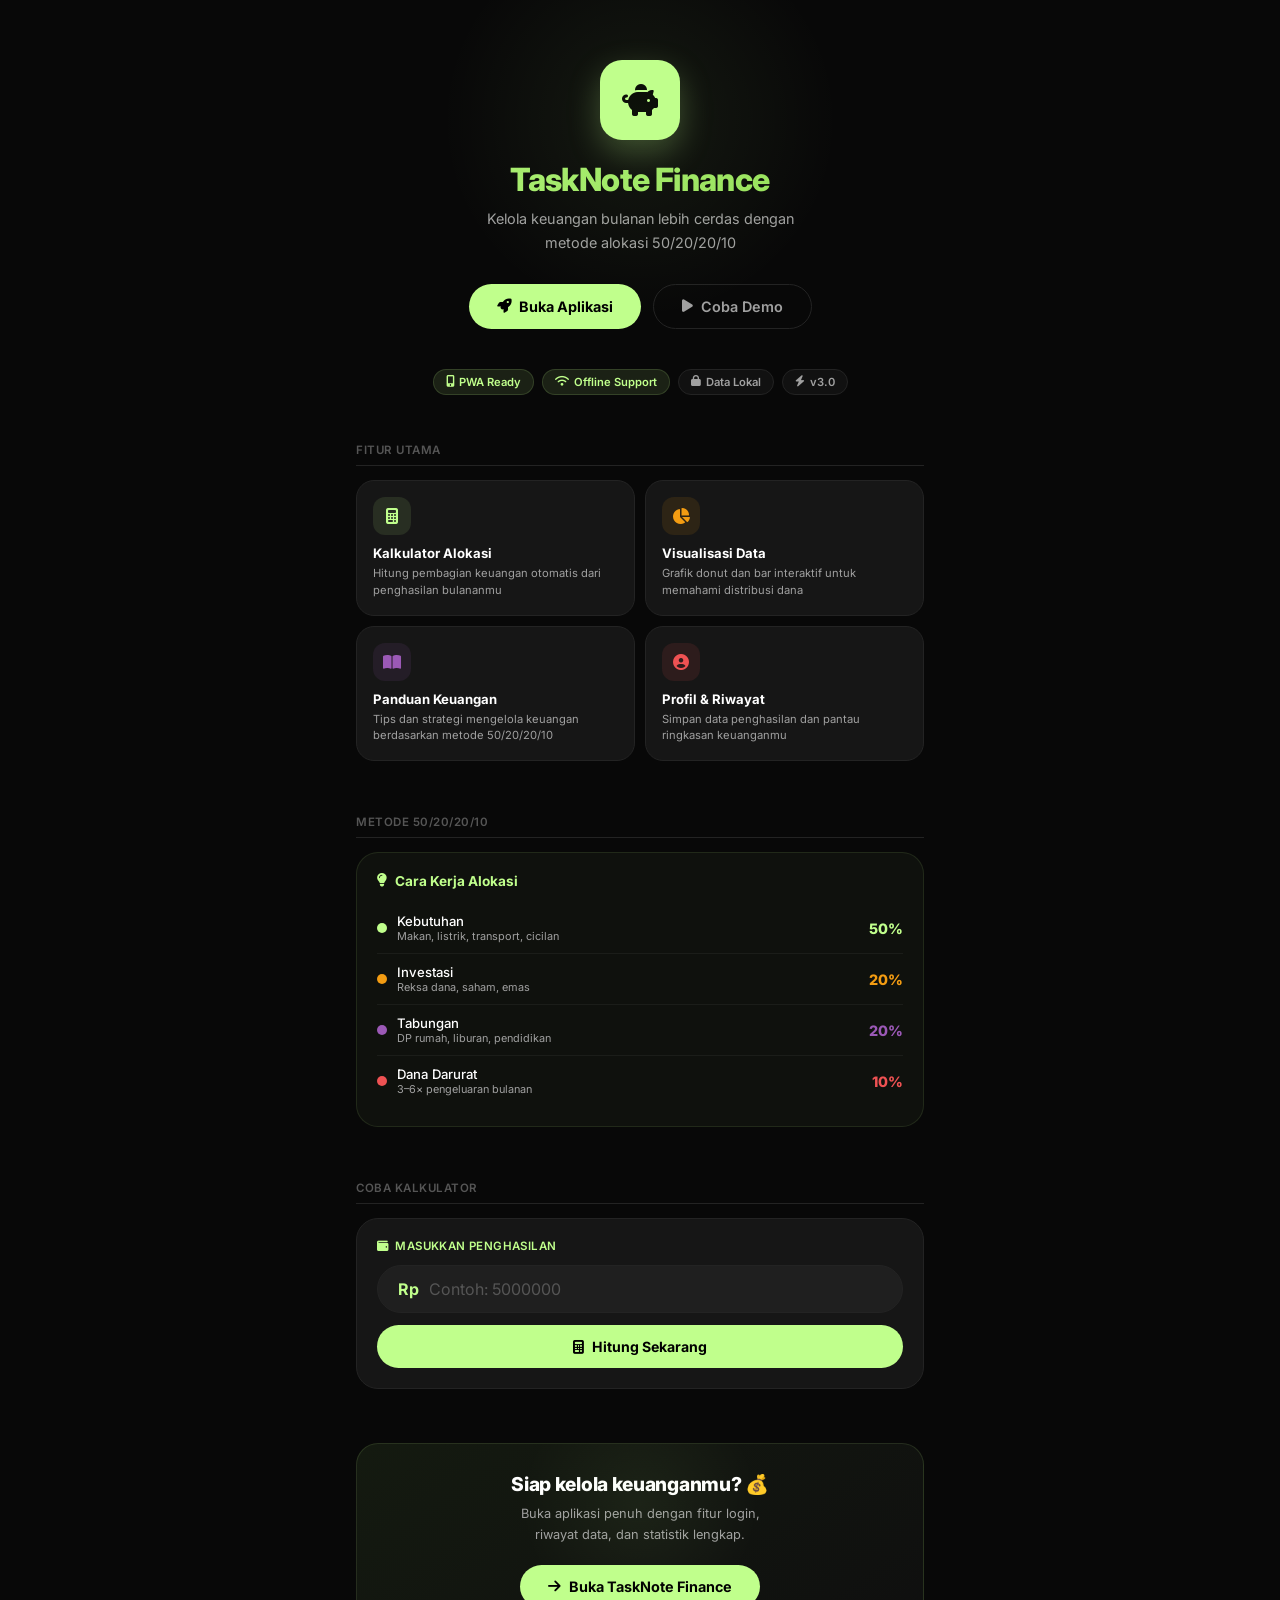
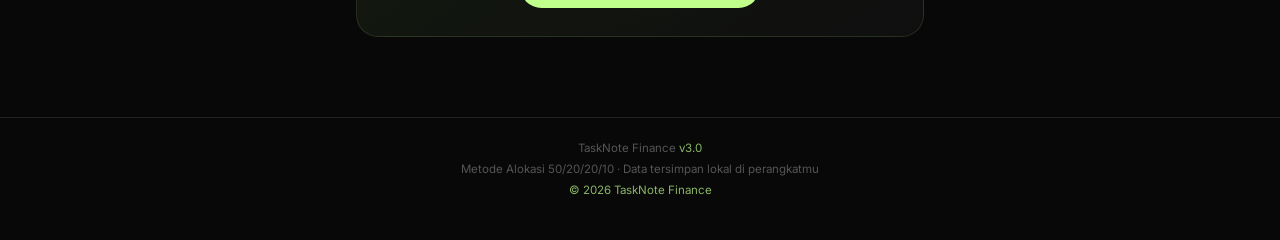
<file: example.html>
<!DOCTYPE html>
<html lang="id">
<head>
    <meta charset="UTF-8">
    <meta name="viewport" content="width=device-width, initial-scale=1.0, viewport-fit=cover">
    <title>TaskNote Finance — Demo</title>
    <link rel="manifest" href="./manifest.json">
    <meta name="theme-color" content="#c0ff8c">
    <link rel="icon" type="image/png" sizes="192x192" href="./icons/icon-192x192-A.png">
    <link rel="stylesheet" href="https://cdnjs.cloudflare.com/ajax/libs/font-awesome/6.4.0/css/all.min.css">
    <link href="https://fonts.googleapis.com/css2?family=Inter:opsz,wght@14..32,300;14..32,400;14..32,500;14..32,600;14..32,700;14..32,800&display=swap" rel="stylesheet">
    <style>
        *{margin:0;padding:0;box-sizing:border-box;-webkit-tap-highlight-color:transparent}
        :root{
            --primary:#c0ff8c;--primary-dark:#a8e67a;
            --bg:#080808;--card:#161616;--surface:#111111;
            --text:#ffffff;--text2:#a0a0a0;--text3:#555555;
            --border:#232323;--r:22px;--r-pill:100px;
        }
        body{font-family:'Inter',-apple-system,sans-serif;background:var(--bg);color:var(--text);min-height:100vh;-webkit-font-smoothing:antialiased}

        .hero{text-align:center;padding:60px 24px 40px;position:relative;overflow:hidden}
        .hero::before{content:'';position:absolute;top:-80px;left:50%;transform:translateX(-50%);
            width:400px;height:400px;background:radial-gradient(circle,rgba(192,255,140,0.07) 0%,transparent 70%);pointer-events:none}
        .hero-icon{width:80px;height:80px;background:var(--primary);border-radius:22px;
            display:flex;align-items:center;justify-content:center;margin:0 auto 20px;
            font-size:2rem;box-shadow:0 12px 32px rgba(192,255,140,0.25)}
        .hero-icon i{color:#000}
        .hero h1{font-size:2rem;font-weight:800;letter-spacing:-0.6px;margin-bottom:8px;
            background:linear-gradient(130deg,var(--primary),#80d040);-webkit-background-clip:text;background-clip:text;color:transparent}
        .hero p{font-size:0.9rem;color:var(--text2);line-height:1.7;max-width:320px;margin:0 auto 28px}
        .hero-btns{display:flex;gap:12px;justify-content:center;flex-wrap:wrap}
        .btn-main{background:var(--primary);color:#000;border:none;padding:13px 28px;border-radius:var(--r-pill);
            font-weight:700;font-size:0.9rem;cursor:pointer;font-family:'Inter',sans-serif;
            text-decoration:none;display:inline-flex;align-items:center;gap:8px;transition:all 0.2s}
        .btn-main:hover{background:var(--primary-dark);transform:translateY(-1px)}
        .btn-outline{background:transparent;color:var(--text2);border:1px solid var(--border);padding:13px 28px;
            border-radius:var(--r-pill);font-weight:600;font-size:0.9rem;cursor:pointer;
            font-family:'Inter',sans-serif;text-decoration:none;display:inline-flex;align-items:center;gap:8px;transition:all 0.2s}
        .btn-outline:hover{border-color:var(--primary);color:var(--primary)}

        .badge-wrap{display:flex;justify-content:center;gap:8px;flex-wrap:wrap;margin-bottom:48px;padding:0 24px}
        .badge{font-size:0.7rem;font-weight:600;padding:5px 12px;border-radius:var(--r-pill);display:inline-flex;align-items:center;gap:5px}
        .badge-green{background:rgba(192,255,140,0.1);color:var(--primary);border:1px solid rgba(192,255,140,0.15)}
        .badge-gray{background:var(--surface);color:var(--text2);border:1px solid var(--border)}

        .section{padding:0 16px 40px;max-width:600px;margin:0 auto}
        .section-title{font-size:0.72rem;font-weight:600;letter-spacing:0.5px;color:var(--text3);
            text-transform:uppercase;margin-bottom:14px;padding-bottom:8px;border-bottom:1px solid var(--border)}

        .feature-grid{display:grid;grid-template-columns:1fr 1fr;gap:10px;margin-bottom:14px}
        .feature-card{background:var(--card);border-radius:18px;padding:16px;border:1px solid var(--border);transition:border-color 0.2s}
        .feature-card:hover{border-color:rgba(192,255,140,0.2)}
        .feat-icon{width:38px;height:38px;border-radius:12px;display:flex;align-items:center;justify-content:center;font-size:1rem;margin-bottom:10px}
        .feat-title{font-size:0.82rem;font-weight:700;margin-bottom:4px}
        .feat-desc{font-size:0.7rem;color:var(--text2);line-height:1.5}

        .method-card{background:rgba(192,255,140,0.04);border:1px solid rgba(192,255,140,0.1);border-radius:var(--r);padding:20px;margin-bottom:14px}
        .method-title{font-size:0.85rem;font-weight:700;color:var(--primary);margin-bottom:14px;display:flex;align-items:center;gap:8px}
        .method-row{display:flex;align-items:center;justify-content:space-between;padding:10px 0;border-bottom:1px solid rgba(255,255,255,0.05)}
        .method-row:last-child{border-bottom:none}
        .method-left{display:flex;align-items:center;gap:10px}
        .method-dot{width:10px;height:10px;border-radius:50%;flex-shrink:0}
        .method-name{font-size:0.82rem;font-weight:500}
        .method-desc{font-size:0.68rem;color:var(--text2)}
        .method-pct{font-size:0.9rem;font-weight:800}

        .calc-card{background:var(--card);border-radius:var(--r);padding:20px;border:1px solid var(--border);margin-bottom:14px}
        .calc-label{font-size:0.72rem;font-weight:600;color:var(--primary);text-transform:uppercase;letter-spacing:0.4px;margin-bottom:12px}
        .calc-input{background:rgba(255,255,255,0.04);border:1px solid var(--border);border-radius:var(--r-pill);
            padding:13px 20px;display:flex;align-items:center;gap:10px;margin-bottom:12px;transition:all 0.2s}
        .calc-input:focus-within{border-color:var(--primary);box-shadow:0 0 0 3px rgba(192,255,140,0.1)}
        .calc-input span{font-weight:700;color:var(--primary)}
        .calc-input input{background:none;border:none;color:var(--text);font-size:1rem;font-weight:600;width:100%;outline:none;font-family:'Inter',sans-serif}
        .calc-input input::placeholder{color:var(--text3);font-weight:400}
        .calc-btn{background:var(--primary);color:#000;border:none;padding:13px;border-radius:var(--r-pill);
            font-weight:700;font-size:0.88rem;cursor:pointer;width:100%;font-family:'Inter',sans-serif;
            transition:all 0.2s;display:flex;align-items:center;justify-content:center;gap:8px}
        .calc-btn:hover{background:var(--primary-dark)}
        .calc-btn:active{transform:scale(0.97)}
        .result-grid{display:none;grid-template-columns:1fr 1fr;gap:8px;margin-top:14px}
        .result-card{border-radius:14px;padding:12px;border:1px solid var(--border)}
        .result-name{font-size:0.62rem;font-weight:600;text-transform:uppercase;letter-spacing:0.3px;margin-bottom:4px;color:var(--text2)}
        .result-pct{font-size:0.65rem;font-weight:700;padding:2px 7px;border-radius:var(--r-pill);float:right}
        .result-val{font-size:0.95rem;font-weight:800;margin-top:6px}
        .prog-wrap{height:3px;background:rgba(255,255,255,0.07);border-radius:10px;margin-top:8px;overflow:hidden}
        .prog-bar{height:100%;border-radius:10px;width:0%;transition:width 1s cubic-bezier(.4,0,.2,1)}

        .cta-card{background:linear-gradient(145deg,#141a10,#0f0f0f);border:1px solid rgba(192,255,140,0.12);
            border-radius:var(--r);padding:28px 20px;text-align:center;margin-bottom:40px;position:relative;overflow:hidden}
        .cta-card::before{content:'';position:absolute;top:-60px;left:50%;transform:translateX(-50%);
            width:240px;height:240px;background:radial-gradient(circle,rgba(192,255,140,0.06) 0%,transparent 70%);pointer-events:none}
        .cta-card h3{font-size:1.2rem;font-weight:800;letter-spacing:-0.3px;margin-bottom:8px}
        .cta-card p{font-size:0.8rem;color:var(--text2);margin-bottom:20px;line-height:1.6}

        .footer{text-align:center;padding:20px 24px 40px;border-top:1px solid var(--border)}
        .footer p{font-size:0.72rem;color:var(--text3);line-height:1.8}
        .footer span{color:var(--primary);opacity:0.7}

        @media(max-width:380px){.feature-grid{grid-template-columns:1fr}.result-grid{grid-template-columns:1fr}}
    </style>
</head>
<body>

    <div class="hero">
        <div class="hero-icon"><i class="fas fa-piggy-bank"></i></div>
        <h1>TaskNote Finance</h1>
        <p>Kelola keuangan bulanan lebih cerdas dengan metode alokasi 50/20/20/10</p>
        <div class="hero-btns">
            <a href="./index.html" class="btn-main"><i class="fas fa-rocket"></i> Buka Aplikasi</a>
            <a href="#demo" class="btn-outline"><i class="fas fa-play"></i> Coba Demo</a>
        </div>
    </div>

    <div class="badge-wrap">
        <span class="badge badge-green"><i class="fas fa-mobile-alt"></i> PWA Ready</span>
        <span class="badge badge-green"><i class="fas fa-wifi"></i> Offline Support</span>
        <span class="badge badge-gray"><i class="fas fa-lock"></i> Data Lokal</span>
        <span class="badge badge-gray"><i class="fas fa-bolt"></i> v3.0</span>
    </div>

    <div class="section">
        <div class="section-title">Fitur Utama</div>
        <div class="feature-grid">
            <div class="feature-card">
                <div class="feat-icon" style="background:rgba(192,255,140,0.1);color:#c0ff8c"><i class="fas fa-calculator"></i></div>
                <div class="feat-title">Kalkulator Alokasi</div>
                <div class="feat-desc">Hitung pembagian keuangan otomatis dari penghasilan bulananmu</div>
            </div>
            <div class="feature-card">
                <div class="feat-icon" style="background:rgba(243,156,18,0.1);color:#f39c12"><i class="fas fa-chart-pie"></i></div>
                <div class="feat-title">Visualisasi Data</div>
                <div class="feat-desc">Grafik donut dan bar interaktif untuk memahami distribusi dana</div>
            </div>
            <div class="feature-card">
                <div class="feat-icon" style="background:rgba(155,89,182,0.1);color:#9b59b6"><i class="fas fa-book-open"></i></div>
                <div class="feat-title">Panduan Keuangan</div>
                <div class="feat-desc">Tips dan strategi mengelola keuangan berdasarkan metode 50/20/20/10</div>
            </div>
            <div class="feature-card">
                <div class="feat-icon" style="background:rgba(238,82,83,0.1);color:#ee5253"><i class="fas fa-user-circle"></i></div>
                <div class="feat-title">Profil & Riwayat</div>
                <div class="feat-desc">Simpan data penghasilan dan pantau ringkasan keuanganmu</div>
            </div>
        </div>
    </div>

    <div class="section">
        <div class="section-title">Metode 50/20/20/10</div>
        <div class="method-card">
            <div class="method-title"><i class="fas fa-lightbulb"></i> Cara Kerja Alokasi</div>
            <div class="method-row">
                <div class="method-left"><div class="method-dot" style="background:#c0ff8c"></div>
                    <div><div class="method-name">Kebutuhan</div><div class="method-desc">Makan, listrik, transport, cicilan</div></div>
                </div><div class="method-pct" style="color:#c0ff8c">50%</div>
            </div>
            <div class="method-row">
                <div class="method-left"><div class="method-dot" style="background:#f39c12"></div>
                    <div><div class="method-name">Investasi</div><div class="method-desc">Reksa dana, saham, emas</div></div>
                </div><div class="method-pct" style="color:#f39c12">20%</div>
            </div>
            <div class="method-row">
                <div class="method-left"><div class="method-dot" style="background:#9b59b6"></div>
                    <div><div class="method-name">Tabungan</div><div class="method-desc">DP rumah, liburan, pendidikan</div></div>
                </div><div class="method-pct" style="color:#9b59b6">20%</div>
            </div>
            <div class="method-row">
                <div class="method-left"><div class="method-dot" style="background:#ee5253"></div>
                    <div><div class="method-name">Dana Darurat</div><div class="method-desc">3–6× pengeluaran bulanan</div></div>
                </div><div class="method-pct" style="color:#ee5253">10%</div>
            </div>
        </div>
    </div>

    <div class="section" id="demo">
        <div class="section-title">Coba Kalkulator</div>
        <div class="calc-card">
            <div class="calc-label"><i class="fas fa-wallet" style="margin-right:6px"></i>Masukkan Penghasilan</div>
            <div class="calc-input">
                <span>Rp</span>
                <input type="number" id="demoInput" placeholder="Contoh: 5000000" inputmode="numeric">
            </div>
            <button class="calc-btn" onclick="calcDemo()"><i class="fas fa-calculator"></i> Hitung Sekarang</button>
            <div class="result-grid" id="resultGrid">
                <div class="result-card" style="background:rgba(192,255,140,0.05);border-color:rgba(192,255,140,0.15)">
                    <div><span class="result-name" style="color:#c0ff8c">Kebutuhan</span><span class="result-pct" style="background:rgba(192,255,140,0.1);color:#c0ff8c">50%</span></div>
                    <div class="result-val" style="color:#c0ff8c" id="r-needs">Rp 0</div>
                    <div class="prog-wrap"><div class="prog-bar" id="b-needs" style="background:#c0ff8c"></div></div>
                </div>
                <div class="result-card" style="background:rgba(243,156,18,0.05);border-color:rgba(243,156,18,0.15)">
                    <div><span class="result-name" style="color:#f39c12">Investasi</span><span class="result-pct" style="background:rgba(243,156,18,0.1);color:#f39c12">20%</span></div>
                    <div class="result-val" style="color:#f39c12" id="r-invest">Rp 0</div>
                    <div class="prog-wrap"><div class="prog-bar" id="b-invest" style="background:#f39c12"></div></div>
                </div>
                <div class="result-card" style="background:rgba(155,89,182,0.05);border-color:rgba(155,89,182,0.15)">
                    <div><span class="result-name" style="color:#9b59b6">Tabungan</span><span class="result-pct" style="background:rgba(155,89,182,0.1);color:#9b59b6">20%</span></div>
                    <div class="result-val" style="color:#9b59b6" id="r-save">Rp 0</div>
                    <div class="prog-wrap"><div class="prog-bar" id="b-save" style="background:#9b59b6"></div></div>
                </div>
                <div class="result-card" style="background:rgba(238,82,83,0.05);border-color:rgba(238,82,83,0.15)">
                    <div><span class="result-name" style="color:#ee5253">Dana Darurat</span><span class="result-pct" style="background:rgba(238,82,83,0.1);color:#ee5253">10%</span></div>
                    <div class="result-val" style="color:#ee5253" id="r-emer">Rp 0</div>
                    <div class="prog-wrap"><div class="prog-bar" id="b-emer" style="background:#ee5253"></div></div>
                </div>
            </div>
        </div>
    </div>

    <div class="section">
        <div class="cta-card">
            <h3>Siap kelola keuanganmu? 💰</h3>
            <p>Buka aplikasi penuh dengan fitur login,<br>riwayat data, dan statistik lengkap.</p>
            <a href="./index.html" class="btn-main"><i class="fas fa-arrow-right"></i> Buka TaskNote Finance</a>
        </div>
    </div>

    <div class="footer">
        <p>TaskNote Finance <span>v3.0</span><br>
        Metode Alokasi 50/20/20/10 · Data tersimpan lokal di perangkatmu<br>
        <span>© 2026 TaskNote Finance</span></p>
    </div>

    <script>
        const fmt = (n) => new Intl.NumberFormat('id-ID',{style:'currency',currency:'IDR',minimumFractionDigits:0,maximumFractionDigits:0}).format(n);
        function calcDemo(){
            const val = parseFloat(document.getElementById('demoInput').value)||0;
            if(val<=0){alert('Masukkan jumlah penghasilan yang valid!');return}
            document.getElementById('r-needs').innerText  = fmt(val*0.5);
            document.getElementById('r-invest').innerText = fmt(val*0.2);
            document.getElementById('r-save').innerText   = fmt(val*0.2);
            document.getElementById('r-emer').innerText   = fmt(val*0.1);
            const grid = document.getElementById('resultGrid');
            grid.style.display = 'grid';
            setTimeout(()=>{
                document.getElementById('b-needs').style.width  = '50%';
                document.getElementById('b-invest').style.width = '20%';
                document.getElementById('b-save').style.width   = '20%';
                document.getElementById('b-emer').style.width   = '10%';
            },100);
        }
        document.getElementById('demoInput').addEventListener('keydown',(e)=>{if(e.key==='Enter')calcDemo()});
    </script>
</body>
</html>
</file>
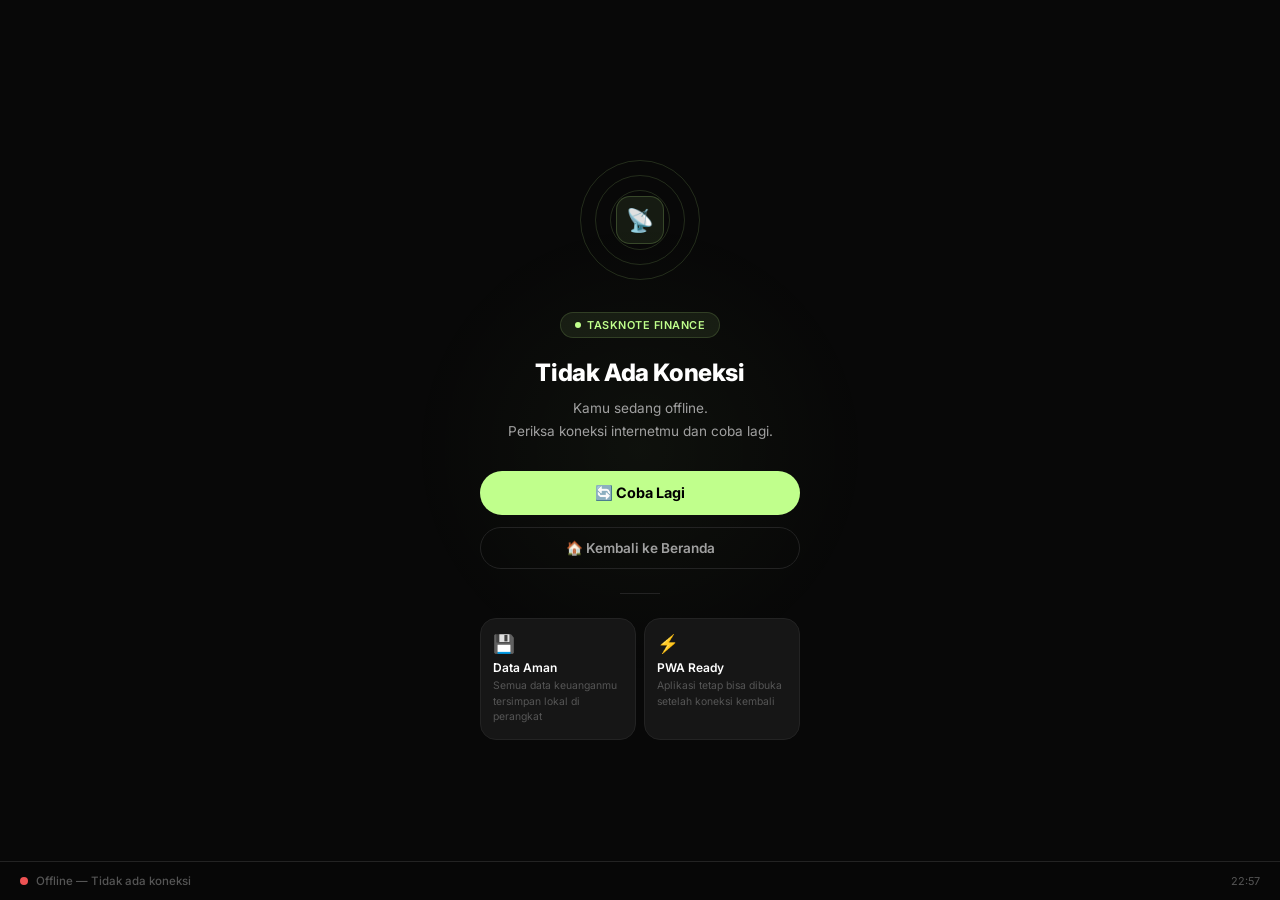
<file: offline.html>
<!DOCTYPE html>
<html lang="id">
<head>
    <meta charset="UTF-8">
    <meta name="viewport" content="width=device-width, initial-scale=1.0, viewport-fit=cover">
    <title>TaskNote Finance — Offline</title>
    <link rel="manifest" href="./manifest.json">
    <meta name="theme-color" content="#c0ff8c">
    <link rel="icon" type="image/png" sizes="192x192" href="./icons/icon-192x192-A.png">
    <link href="https://fonts.googleapis.com/css2?family=Inter:opsz,wght@14..32,300;14..32,400;14..32,500;14..32,600;14..32,700;14..32,800&display=swap" rel="stylesheet">
    <style>
        *{margin:0;padding:0;box-sizing:border-box;-webkit-tap-highlight-color:transparent}
        :root{
            --primary:#c0ff8c;--primary-dark:#a8e67a;
            --bg:#080808;--card:#161616;--surface:#111111;
            --text:#ffffff;--text2:#a0a0a0;--text3:#555555;
            --border:#232323;--r:22px;--r-pill:100px;
        }

        body{
            font-family:'Inter',-apple-system,BlinkMacSystemFont,sans-serif;
            background:var(--bg);color:var(--text);
            min-height:100vh;display:flex;flex-direction:column;
            align-items:center;justify-content:center;
            padding:24px;-webkit-font-smoothing:antialiased;
            position:relative;overflow:hidden;
        }

        /* Background glow */
        body::before{
            content:'';position:fixed;top:50%;left:50%;
            transform:translate(-50%,-50%);
            width:500px;height:500px;
            background:radial-gradient(circle,rgba(192,255,140,0.04) 0%,transparent 65%);
            pointer-events:none;
        }

        /* Animated signal rings */
        .signal-wrap{position:relative;width:120px;height:120px;margin:0 auto 32px;flex-shrink:0}
        .signal-ring{
            position:absolute;border-radius:50%;
            border:1px solid rgba(192,255,140,0.15);
            top:50%;left:50%;transform:translate(-50%,-50%);
            animation:pulse 2.4s ease-out infinite;
        }
        .signal-ring:nth-child(1){width:120px;height:120px;animation-delay:0s}
        .signal-ring:nth-child(2){width:90px;height:90px;animation-delay:0.4s}
        .signal-ring:nth-child(3){width:60px;height:60px;animation-delay:0.8s}
        @keyframes pulse{
            0%{opacity:0;transform:translate(-50%,-50%) scale(0.8)}
            50%{opacity:1}
            100%{opacity:0;transform:translate(-50%,-50%) scale(1.1)}
        }

        .icon-center{
            position:absolute;top:50%;left:50%;transform:translate(-50%,-50%);
            width:48px;height:48px;background:rgba(192,255,140,0.08);
            border:1px solid rgba(192,255,140,0.2);border-radius:14px;
            display:flex;align-items:center;justify-content:center;font-size:1.4rem;
        }

        .container{text-align:center;max-width:320px;width:100%;position:relative;z-index:1}

        .app-badge{
            display:inline-flex;align-items:center;gap:6px;
            background:rgba(192,255,140,0.08);border:1px solid rgba(192,255,140,0.15);
            color:var(--primary);font-size:0.68rem;font-weight:600;
            padding:5px 14px;border-radius:var(--r-pill);
            letter-spacing:0.5px;text-transform:uppercase;margin-bottom:20px;
        }
        .app-badge span{width:6px;height:6px;border-radius:50%;background:var(--primary);
            animation:blink 1.5s ease-in-out infinite}
        @keyframes blink{0%,100%{opacity:1}50%{opacity:0.2}}

        h1{font-size:1.5rem;font-weight:800;letter-spacing:-0.4px;margin-bottom:10px}
        .subtitle{font-size:0.85rem;color:var(--text2);line-height:1.7;margin-bottom:28px}

        .btn-retry{
            background:var(--primary);color:#000;border:none;
            padding:13px 32px;border-radius:var(--r-pill);
            font-weight:700;font-size:0.9rem;cursor:pointer;
            font-family:'Inter',sans-serif;
            display:inline-flex;align-items:center;gap:8px;
            transition:all 0.2s;margin-bottom:12px;width:100%;
            justify-content:center;
        }
        .btn-retry:hover{background:var(--primary-dark)}
        .btn-retry:active{transform:scale(0.97)}

        .btn-home{
            background:transparent;color:var(--text2);
            border:1px solid var(--border);
            padding:12px 32px;border-radius:var(--r-pill);
            font-weight:600;font-size:0.85rem;cursor:pointer;
            font-family:'Inter',sans-serif;
            display:inline-flex;align-items:center;gap:8px;
            transition:all 0.2s;width:100%;justify-content:center;
            text-decoration:none;
        }
        .btn-home:hover{border-color:rgba(192,255,140,0.3);color:var(--primary)}

        .divider{width:40px;height:1px;background:var(--border);margin:24px auto}

        /* Info cards */
        .info-grid{display:grid;grid-template-columns:1fr 1fr;gap:8px;margin-top:24px}
        .info-card{
            background:var(--card);border:1px solid var(--border);
            border-radius:16px;padding:14px 12px;text-align:left;
        }
        .info-icon{font-size:1.1rem;margin-bottom:6px}
        .info-title{font-size:0.75rem;font-weight:600;color:var(--text);margin-bottom:3px}
        .info-desc{font-size:0.65rem;color:var(--text3);line-height:1.5}

        /* Status bar */
        .status-bar{
            position:fixed;bottom:0;left:0;right:0;
            background:rgba(8,8,8,0.95);backdrop-filter:blur(12px);
            border-top:1px solid var(--border);
            padding:12px 20px calc(12px + env(safe-area-inset-bottom));
            display:flex;align-items:center;justify-content:space-between;
        }
        .status-left{display:flex;align-items:center;gap:8px}
        .status-dot{width:8px;height:8px;border-radius:50%;background:#ee5253;flex-shrink:0}
        .status-text{font-size:0.72rem;color:var(--text3);font-weight:500}
        .status-time{font-size:0.68rem;color:var(--text3)}
    </style>
</head>
<body>

    <div class="container">

        <!-- Animated signal -->
        <div class="signal-wrap">
            <div class="signal-ring"></div>
            <div class="signal-ring"></div>
            <div class="signal-ring"></div>
            <div class="icon-center">📡</div>
        </div>

        <!-- Badge -->
        <div class="app-badge">
            <span></span> TaskNote Finance
        </div>

        <!-- Title -->
        <h1>Tidak Ada Koneksi</h1>
        <p class="subtitle">
            Kamu sedang offline.<br>
            Periksa koneksi internetmu dan coba lagi.
        </p>

        <!-- Buttons -->
        <button class="btn-retry" onclick="retryConnection()">
            🔄 Coba Lagi
        </button>
        <a href="./index.html" class="btn-home">
            🏠 Kembali ke Beranda
        </a>

        <div class="divider"></div>

        <!-- Info cards -->
        <div class="info-grid">
            <div class="info-card">
                <div class="info-icon">💾</div>
                <div class="info-title">Data Aman</div>
                <div class="info-desc">Semua data keuanganmu tersimpan lokal di perangkat</div>
            </div>
            <div class="info-card">
                <div class="info-icon">⚡</div>
                <div class="info-title">PWA Ready</div>
                <div class="info-desc">Aplikasi tetap bisa dibuka setelah koneksi kembali</div>
            </div>
        </div>

    </div>

    <!-- Status bar -->
    <div class="status-bar">
        <div class="status-left">
            <div class="status-dot" id="statusDot"></div>
            <span class="status-text" id="statusText">Offline — Tidak ada koneksi</span>
        </div>
        <span class="status-time" id="statusTime"></span>
    </div>

    <script>
        // Update waktu
        function updateTime() {
            const now = new Date();
            const h = String(now.getHours()).padStart(2,'0');
            const m = String(now.getMinutes()).padStart(2,'0');
            document.getElementById('statusTime').textContent = h + ':' + m;
        }
        updateTime();
        setInterval(updateTime, 1000);

        // Cek koneksi otomatis
        function checkConnection() {
            const dot  = document.getElementById('statusDot');
            const text = document.getElementById('statusText');
            if (navigator.onLine) {
                dot.style.background  = '#c0ff8c';
                text.textContent = 'Koneksi tersedia — mengalihkan...';
                setTimeout(() => { window.location.href = './index.html'; }, 1500);
            }
        }

        // Auto retry setiap 5 detik
        setInterval(checkConnection, 5000);

        // Tombol retry manual
        function retryConnection() {
            const btn = document.querySelector('.btn-retry');
            btn.textContent = '⏳ Memeriksa koneksi...';
            btn.disabled = true;
            setTimeout(() => {
                if (navigator.onLine) {
                    window.location.href = './index.html';
                } else {
                    btn.textContent = '🔄 Coba Lagi';
                    btn.disabled = false;
                }
            }, 1500);
        }

        // Langsung redirect jika sudah online
        window.addEventListener('online', () => {
            document.getElementById('statusDot').style.background = '#c0ff8c';
            document.getElementById('statusText').textContent = 'Koneksi tersedia — mengalihkan...';
            setTimeout(() => { window.location.href = './index.html'; }, 1000);
        });
    </script>

</body>
</html>
</file>
